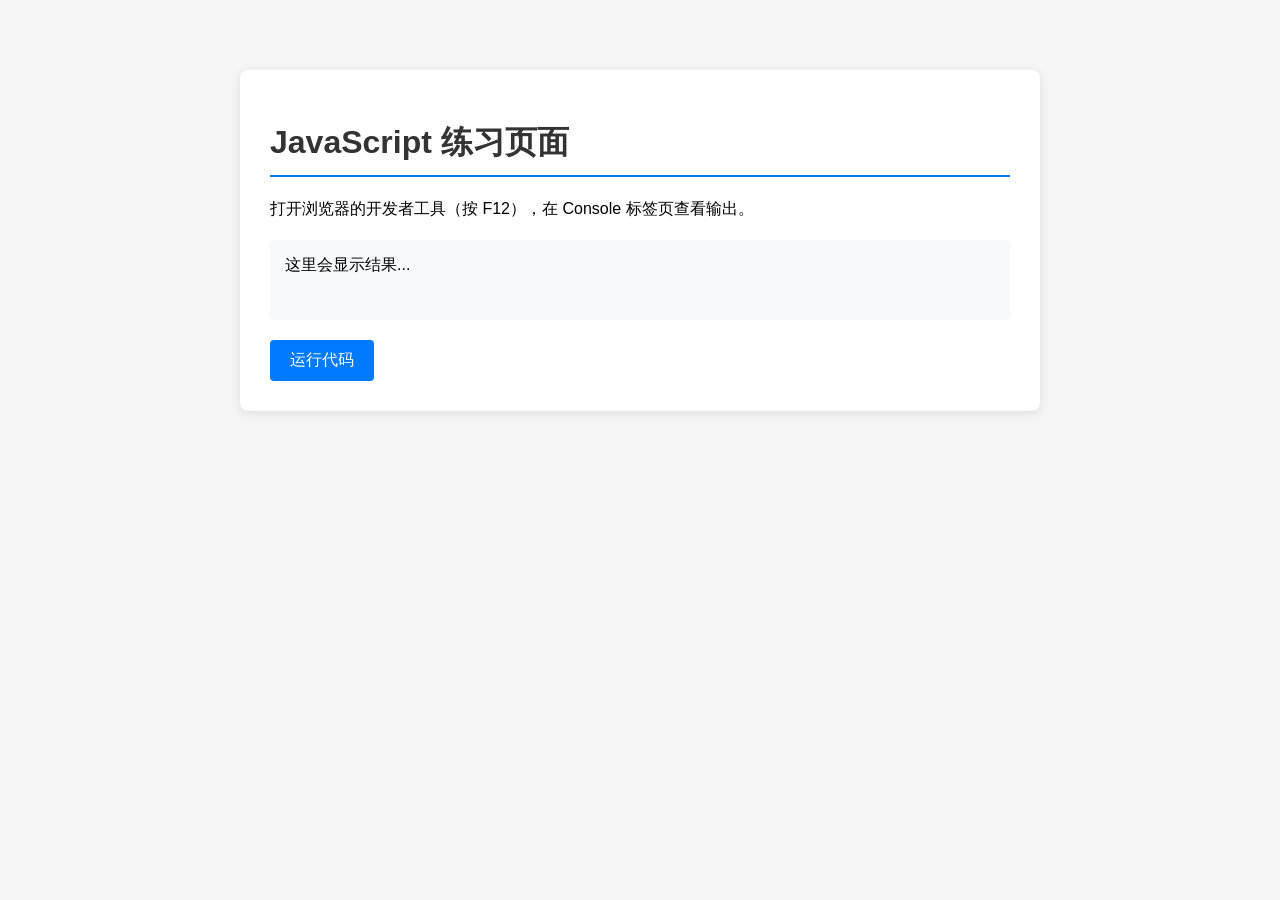
<file: javascript-learning/assets/html-template/index.html>
<!DOCTYPE html>
<html lang="zh-CN">
<head>
    <meta charset="UTF-8">
    <meta name="viewport" content="width=device-width, initial-scale=1.0">
    <title>JavaScript 练习</title>
    <style>
        body {
            font-family: Arial, sans-serif;
            max-width: 800px;
            margin: 50px auto;
            padding: 20px;
            background-color: #f5f5f5;
        }
        .container {
            background: white;
            padding: 30px;
            border-radius: 8px;
            box-shadow: 0 2px 10px rgba(0,0,0,0.1);
        }
        h1 {
            color: #333;
            border-bottom: 2px solid #007bff;
            padding-bottom: 10px;
        }
        .output {
            background: #f8f9fa;
            padding: 15px;
            border-radius: 4px;
            margin: 20px 0;
            min-height: 50px;
        }
        button {
            background: #007bff;
            color: white;
            border: none;
            padding: 10px 20px;
            border-radius: 4px;
            cursor: pointer;
            font-size: 16px;
        }
        button:hover {
            background: #0056b3;
        }
        input {
            padding: 10px;
            font-size: 16px;
            border: 1px solid #ddd;
            border-radius: 4px;
            margin-right: 10px;
        }
    </style>
</head>
<body>
    <div class="container">
        <h1>JavaScript 练习页面</h1>
        
        <p>打开浏览器的开发者工具（按 F12），在 Console 标签页查看输出。</p>
        
        <div class="output" id="result">
            这里会显示结果...
        </div>
        
        <button onclick="runMyCode()">运行代码</button>
    </div>

    <script>
        // 在这里编写你的 JavaScript 代码
        
        function runMyCode() {
            // 示例：修改页面上显示的内容
            let resultDiv = document.getElementById("result");
            
            // ========== 在这里写你的代码 ==========
            
            // 例如：
            let message = "Hello, JavaScript!";
            resultDiv.textContent = message;
            
            // 同时在控制台输出
            console.log(message);
            
            // =====================================
        }
    </script>
</body>
</html>
</file>
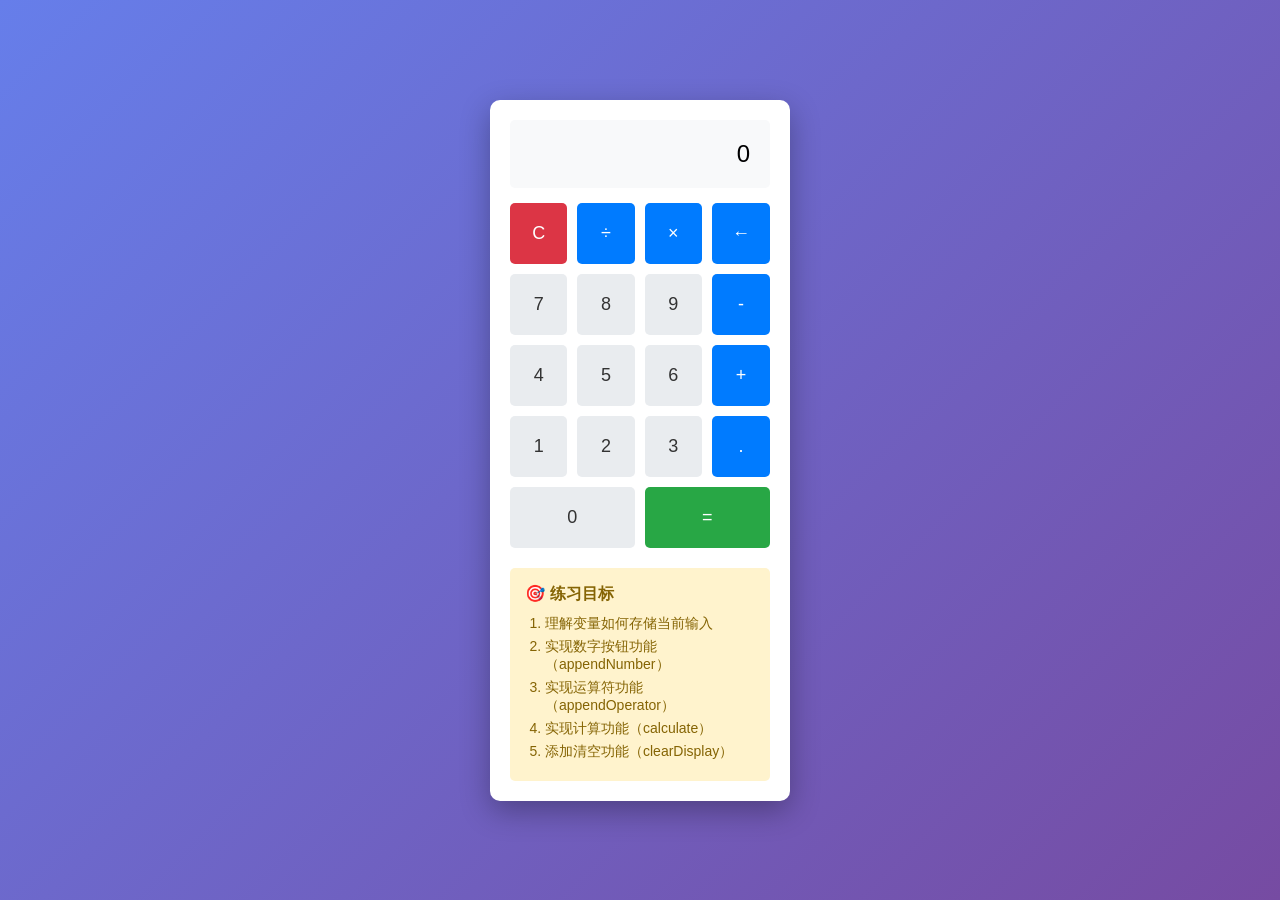
<file: javascript-learning/assets/mini-projects/calculator/index.html>
<!DOCTYPE html>
<html lang="zh-CN">
<head>
    <meta charset="UTF-8">
    <meta name="viewport" content="width=device-width, initial-scale=1.0">
    <title>简易计算器</title>
    <style>
        * {
            margin: 0;
            padding: 0;
            box-sizing: border-box;
        }
        body {
            font-family: Arial, sans-serif;
            display: flex;
            justify-content: center;
            align-items: center;
            min-height: 100vh;
            background: linear-gradient(135deg, #667eea 0%, #764ba2 100%);
        }
        .calculator {
            background: white;
            padding: 20px;
            border-radius: 10px;
            box-shadow: 0 10px 30px rgba(0,0,0,0.3);
            width: 300px;
        }
        .display {
            background: #f8f9fa;
            padding: 20px;
            text-align: right;
            font-size: 24px;
            border-radius: 5px;
            margin-bottom: 15px;
            min-height: 60px;
            word-wrap: break-word;
        }
        .buttons {
            display: grid;
            grid-template-columns: repeat(4, 1fr);
            gap: 10px;
        }
        button {
            padding: 20px;
            font-size: 18px;
            border: none;
            border-radius: 5px;
            cursor: pointer;
            transition: all 0.2s;
        }
        button:hover {
            transform: translateY(-2px);
        }
        .number {
            background: #e9ecef;
            color: #333;
        }
        .number:hover {
            background: #dee2e6;
        }
        .operator {
            background: #007bff;
            color: white;
        }
        .operator:hover {
            background: #0056b3;
        }
        .equals {
            background: #28a745;
            color: white;
            grid-column: span 2;
        }
        .equals:hover {
            background: #218838;
        }
        .clear {
            background: #dc3545;
            color: white;
        }
        .clear:hover {
            background: #c82333;
        }
        .instructions {
            margin-top: 20px;
            padding: 15px;
            background: #fff3cd;
            border-radius: 5px;
            font-size: 14px;
        }
        .instructions h3 {
            margin-bottom: 10px;
            color: #856404;
        }
        .instructions ol {
            margin-left: 20px;
            color: #856404;
        }
        .instructions li {
            margin: 5px 0;
        }
    </style>
</head>
<body>
    <div class="calculator">
        <div class="display" id="display">0</div>
        <div class="buttons">
            <!-- 第一行 -->
            <button class="clear" onclick="clearDisplay()">C</button>
            <button class="operator" onclick="appendOperator('/')">÷</button>
            <button class="operator" onclick="appendOperator('*')">×</button>
            <button class="operator" onclick="deleteLast()">←</button>
            
            <!-- 第二行 -->
            <button class="number" onclick="appendNumber('7')">7</button>
            <button class="number" onclick="appendNumber('8')">8</button>
            <button class="number" onclick="appendNumber('9')">9</button>
            <button class="operator" onclick="appendOperator('-')">-</button>
            
            <!-- 第三行 -->
            <button class="number" onclick="appendNumber('4')">4</button>
            <button class="number" onclick="appendNumber('5')">5</button>
            <button class="number" onclick="appendNumber('6')">6</button>
            <button class="operator" onclick="appendOperator('+')">+</button>
            
            <!-- 第四行 -->
            <button class="number" onclick="appendNumber('1')">1</button>
            <button class="number" onclick="appendNumber('2')">2</button>
            <button class="number" onclick="appendNumber('3')">3</button>
            <button class="operator" onclick="appendOperator('.')">.</button>
            
            <!-- 第五行 -->
            <button class="number" onclick="appendNumber('0')" style="grid-column: span 2;">0</button>
            <button class="equals" onclick="calculate()" style="grid-column: span 2;">=</button>
        </div>
        
        <div class="instructions">
            <h3>🎯 练习目标</h3>
            <ol>
                <li>理解变量如何存储当前输入</li>
                <li>实现数字按钮功能（appendNumber）</li>
                <li>实现运算符功能（appendOperator）</li>
                <li>实现计算功能（calculate）</li>
                <li>添加清空功能（clearDisplay）</li>
            </ol>
        </div>
    </div>

    <script>
        // ========== 在这里完成你的代码 ==========
        
        // 提示：需要以下变量来存储状态
        let currentInput = "0";      // 当前输入的内容
        let previousInput = "";      // 之前的输入
        let operator = null;         // 当前运算符
        let shouldResetDisplay = false;  // 是否需要重置显示
        
        // 获取显示元素
        let display = document.getElementById("display");
        
        // 功能 1：添加数字
        function appendNumber(num) {
            // 如果当前显示的是 0 或者需要重置显示，就替换掉
            if (currentInput === "0" || shouldResetDisplay) {
                currentInput = num;
                shouldResetDisplay = false;
            } else {
                // 否则追加数字
                currentInput += num;
            }
            
            updateDisplay();
        }
        
        // 功能 2：添加运算符
        function appendOperator(op) {
            // 如果已经有运算符等待计算，先计算之前的结果
            if (operator !== null && !shouldResetDisplay) {
                calculate();
            }
            
            // 保存当前状态和运算符
            previousInput = currentInput;
            operator = op;
            shouldResetDisplay = true;
        }
        
        // 功能 3：计算结果
        function calculate() {
            // 如果没有运算符或不满足计算条件，直接返回
            if (operator === null || previousInput === "") {
                return;
            }
            
            // 将字符串转换为数字
            let prev = parseFloat(previousInput);
            let current = parseFloat(currentInput);
            let result;
            
            // 根据运算符执行计算
            switch (operator) {
                case '+':
                    result = prev + current;
                    break;
                case '-':
                    result = prev - current;
                    break;
                case '*':
                    result = prev * current;
                    break;
                case '/':
                    if (current === 0) {
                        alert("不能除以0！");
                        return;
                    }
                    result = prev / current;
                    break;
                default:
                    return;
            }
            
            // 显示结果
            currentInput = result.toString();
            operator = null;
            previousInput = "";
            shouldResetDisplay = true;
            
            updateDisplay();
        }
        
        // 功能 4：清空显示
        function clearDisplay() {
            currentInput = "0";
            previousInput = "";
            operator = null;
            shouldResetDisplay = false;
            updateDisplay();
        }
        
        // 功能 5：删除最后一个字符
        function deleteLast() {
            if (currentInput.length > 1) {
                currentInput = currentInput.slice(0, -1);
            } else {
                currentInput = "0";
            }
            updateDisplay();
        }
        
        // 更新显示
        function updateDisplay() {
            display.textContent = currentInput;
        }
        
        // =========================================
    </script>
</body>
</html>
</file>
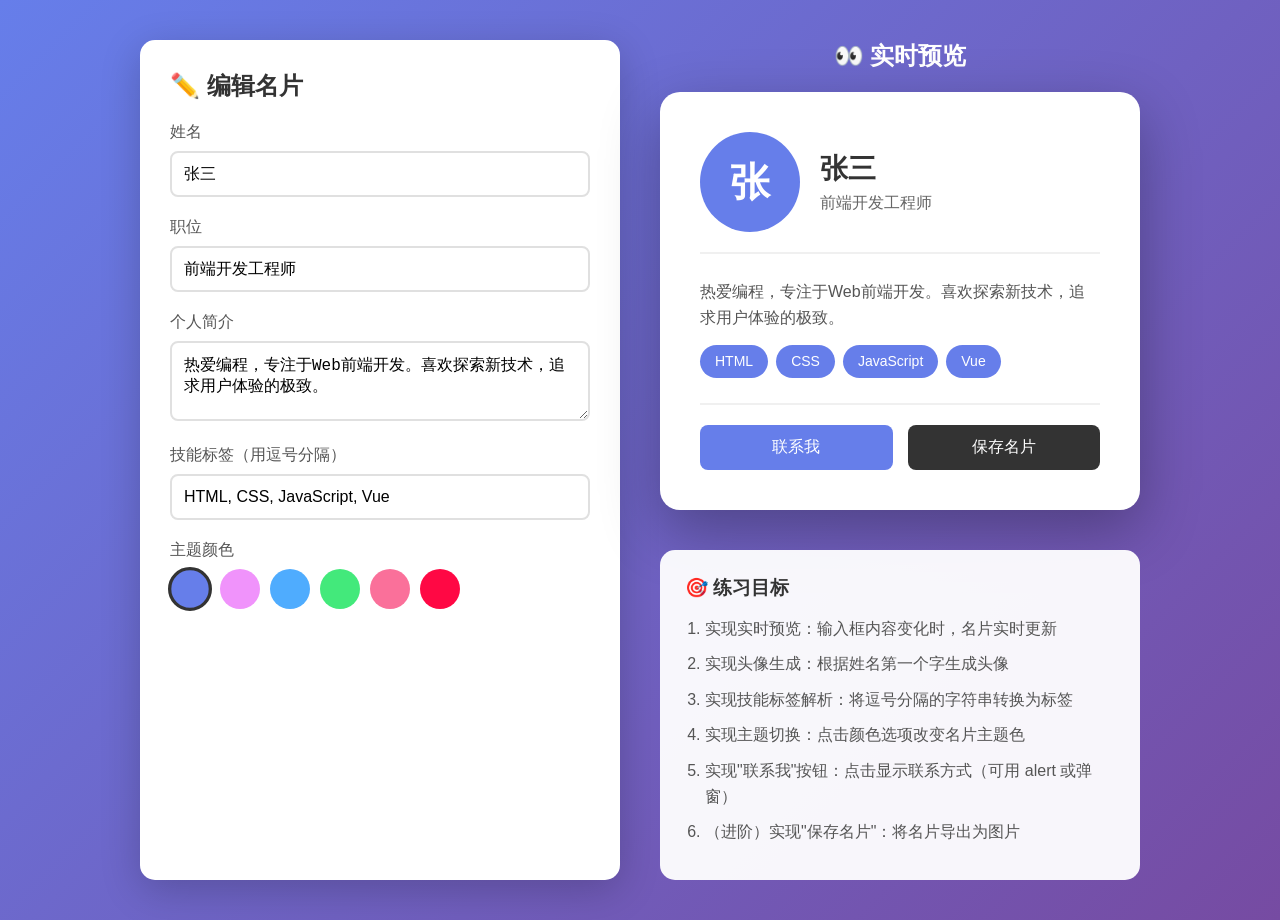
<file: javascript-learning/assets/mini-projects/interactive-page/index.html>
<!DOCTYPE html>
<html lang="zh-CN">
<head>
    <meta charset="UTF-8">
    <meta name="viewport" content="width=device-width, initial-scale=1.0">
    <title>交互式网页 - 个人名片生成器</title>
    <style>
        * {
            margin: 0;
            padding: 0;
            box-sizing: border-box;
        }
        body {
            font-family: 'Segoe UI', Tahoma, Geneva, Verdana, sans-serif;
            background: linear-gradient(135deg, #667eea 0%, #764ba2 100%);
            min-height: 100vh;
            padding: 40px 20px;
        }
        .container {
            max-width: 1000px;
            margin: 0 auto;
            display: grid;
            grid-template-columns: 1fr 1fr;
            gap: 40px;
        }
        @media (max-width: 768px) {
            .container {
                grid-template-columns: 1fr;
            }
        }
        
        /* 编辑区域 */
        .editor {
            background: white;
            padding: 30px;
            border-radius: 15px;
            box-shadow: 0 10px 40px rgba(0,0,0,0.2);
        }
        .editor h2 {
            margin-bottom: 20px;
            color: #333;
            font-size: 24px;
        }
        .form-group {
            margin-bottom: 20px;
        }
        .form-group label {
            display: block;
            margin-bottom: 8px;
            color: #555;
            font-weight: 500;
        }
        .form-group input,
        .form-group textarea,
        .form-group select {
            width: 100%;
            padding: 12px;
            border: 2px solid #e0e0e0;
            border-radius: 8px;
            font-size: 16px;
            transition: border-color 0.3s;
        }
        .form-group input:focus,
        .form-group textarea:focus {
            outline: none;
            border-color: #667eea;
        }
        .form-group textarea {
            resize: vertical;
            min-height: 80px;
        }
        .color-picker {
            display: flex;
            gap: 10px;
            flex-wrap: wrap;
        }
        .color-option {
            width: 40px;
            height: 40px;
            border-radius: 50%;
            cursor: pointer;
            border: 3px solid transparent;
            transition: all 0.3s;
        }
        .color-option:hover,
        .color-option.active {
            border-color: #333;
            transform: scale(1.1);
        }
        
        /* 预览区域 */
        .preview {
            display: flex;
            flex-direction: column;
            gap: 20px;
        }
        .preview h2 {
            color: white;
            font-size: 24px;
            text-align: center;
        }
        .card {
            background: white;
            border-radius: 20px;
            padding: 40px;
            box-shadow: 0 20px 60px rgba(0,0,0,0.3);
            transition: all 0.3s;
        }
        .card-header {
            display: flex;
            align-items: center;
            gap: 20px;
            margin-bottom: 25px;
            padding-bottom: 20px;
            border-bottom: 2px solid #f0f0f0;
        }
        .avatar {
            width: 100px;
            height: 100px;
            border-radius: 50%;
            display: flex;
            align-items: center;
            justify-content: center;
            font-size: 40px;
            font-weight: bold;
            color: white;
            background: #667eea;
        }
        .card-title h3 {
            font-size: 28px;
            color: #333;
            margin-bottom: 5px;
        }
        .card-title p {
            color: #666;
            font-size: 16px;
        }
        .card-body {
            color: #555;
            line-height: 1.6;
        }
        .card-body p {
            margin-bottom: 10px;
        }
        .skills {
            display: flex;
            flex-wrap: wrap;
            gap: 8px;
            margin-top: 15px;
        }
        .skill-tag {
            padding: 5px 15px;
            border-radius: 20px;
            font-size: 14px;
            color: white;
            background: #667eea;
        }
        .card-footer {
            margin-top: 25px;
            padding-top: 20px;
            border-top: 2px solid #f0f0f0;
            display: flex;
            gap: 15px;
        }
        .contact-btn {
            flex: 1;
            padding: 12px;
            border: none;
            border-radius: 8px;
            font-size: 16px;
            cursor: pointer;
            transition: all 0.3s;
            color: white;
            background: #667eea;
        }
        .contact-btn:hover {
            opacity: 0.9;
            transform: translateY(-2px);
        }
        
        /* 说明区域 */
        .instructions {
            background: rgba(255,255,255,0.95);
            padding: 25px;
            border-radius: 15px;
            margin-top: 20px;
        }
        .instructions h3 {
            margin-bottom: 15px;
            color: #333;
        }
        .instructions ol {
            margin-left: 20px;
            color: #555;
        }
        .instructions li {
            margin: 10px 0;
            line-height: 1.6;
        }
    </style>
</head>
<body>
    <div class="container">
        <!-- 左侧：编辑区 -->
        <div class="editor">
            <h2>✏️ 编辑名片</h2>
            
            <div class="form-group">
                <label>姓名</label>
                <input type="text" id="nameInput" placeholder="输入姓名" value="张三">
            </div>
            
            <div class="form-group">
                <label>职位</label>
                <input type="text" id="titleInput" placeholder="输入职位" value="前端开发工程师">
            </div>
            
            <div class="form-group">
                <label>个人简介</label>
                <textarea id="bioInput" placeholder="输入个人简介">热爱编程，专注于Web前端开发。喜欢探索新技术，追求用户体验的极致。</textarea>
            </div>
            
            <div class="form-group">
                <label>技能标签（用逗号分隔）</label>
                <input type="text" id="skillsInput" placeholder="例如：HTML, CSS, JavaScript" value="HTML, CSS, JavaScript, Vue">
            </div>
            
            <div class="form-group">
                <label>主题颜色</label>
                <div class="color-picker">
                    <div class="color-option active" style="background: #667eea" data-color="#667eea" onclick="setTheme(this)"></div>
                    <div class="color-option" style="background: #f093fb" data-color="#f093fb" onclick="setTheme(this)"></div>
                    <div class="color-option" style="background: #4facfe" data-color="#4facfe" onclick="setTheme(this)"></div>
                    <div class="color-option" style="background: #43e97b" data-color="#43e97b" onclick="setTheme(this)"></div>
                    <div class="color-option" style="background: #fa709a" data-color="#fa709a" onclick="setTheme(this)"></div>
                    <div class="color-option" style="background: #ff0844" data-color="#ff0844" onclick="setTheme(this)"></div>
                </div>
            </div>
        </div>
        
        <!-- 右侧：预览区 -->
        <div class="preview">
            <h2>👀 实时预览</h2>
            
            <div class="card" id="card">
                <div class="card-header">
                    <div class="avatar" id="avatar">张</div>
                    <div class="card-title">
                        <h3 id="cardName">张三</h3>
                        <p id="cardTitle">前端开发工程师</p>
                    </div>
                </div>
                
                <div class="card-body">
                    <p id="cardBio">热爱编程，专注于Web前端开发。喜欢探索新技术，追求用户体验的极致。</p>
                    <div class="skills" id="cardSkills">
                        <span class="skill-tag">HTML</span>
                        <span class="skill-tag">CSS</span>
                        <span class="skill-tag">JavaScript</span>
                        <span class="skill-tag">Vue</span>
                    </div>
                </div>
                
                <div class="card-footer">
                    <button class="contact-btn" onclick="showContact()">联系我</button>
                    <button class="contact-btn" style="background: #333" onclick="downloadCard()">保存名片</button>
                </div>
            </div>
            
            <div class="instructions">
                <h3>🎯 练习目标</h3>
                <ol>
                    <li>实现实时预览：输入框内容变化时，名片实时更新</li>
                    <li>实现头像生成：根据姓名第一个字生成头像</li>
                    <li>实现技能标签解析：将逗号分隔的字符串转换为标签</li>
                    <li>实现主题切换：点击颜色选项改变名片主题色</li>
                    <li>实现"联系我"按钮：点击显示联系方式（可用 alert 或弹窗）</li>
                    <li>（进阶）实现"保存名片"：将名片导出为图片</li>
                </ol>
            </div>
        </div>
    </div>

    <script>
        // ========== 在这里完成你的代码 ==========
        
        // 当前主题色
        let currentTheme = '#667eea';
        
        // 获取 DOM 元素
        let nameInput = document.getElementById("nameInput");
        let titleInput = document.getElementById("titleInput");
        let bioInput = document.getElementById("bioInput");
        let skillsInput = document.getElementById("skillsInput");
        
        let cardName = document.getElementById("cardName");
        let cardTitle = document.getElementById("cardTitle");
        let cardBio = document.getElementById("cardBio");
        let cardSkills = document.getElementById("cardSkills");
        let avatar = document.getElementById("avatar");
        
        // 页面加载完成后初始化
        document.addEventListener("DOMContentLoaded", function() {
            // 绑定输入事件，实现实时预览
            nameInput.addEventListener("input", updateCard);
            titleInput.addEventListener("input", updateCard);
            bioInput.addEventListener("input", updateCard);
            skillsInput.addEventListener("input", updateCard);
            
            // 初始化卡片
            updateCard();
        });
        
        // 功能 1：更新名片内容
        function updateCard() {
            // 获取输入值
            let name = nameInput.value.trim() || "姓名";
            let title = titleInput.value.trim() || "职位";
            let bio = bioInput.value.trim() || "个人简介";
            let skillsText = skillsInput.value.trim();
            
            // 更新名片显示
            cardName.textContent = name;
            cardTitle.textContent = title;
            cardBio.textContent = bio;
            
            // 更新头像（取名字的第一个字）
            avatar.textContent = name.charAt(0);
            
            // 解析并更新技能标签
            updateSkills(skillsText);
        }
        
        // 功能 2：更新技能标签
        function updateSkills(skillsText) {
            // 清空现有标签
            cardSkills.innerHTML = "";
            
            if (skillsText === "") {
                return;
            }
            
            // 按逗号分割技能字符串
            let skills = skillsText.split(",");
            
            // 为每个技能创建标签
            skills.forEach(function(skill) {
                skill = skill.trim();
                if (skill !== "") {
                    let tag = document.createElement("span");
                    tag.className = "skill-tag";
                    tag.textContent = skill;
                    cardSkills.appendChild(tag);
                }
            });
        }
        
        // 功能 3：设置主题颜色
        function setTheme(element) {
            // 获取颜色值
            currentTheme = element.getAttribute("data-color");
            
            // 更新颜色选择器的选中状态
            let colorOptions = document.querySelectorAll(".color-option");
            colorOptions.forEach(function(option) {
                option.classList.remove("active");
            });
            element.classList.add("active");
            
            // 应用主题色到名片
            applyTheme(currentTheme);
        }
        
        // 应用主题色
        function applyTheme(color) {
            // 更新头像背景色
            avatar.style.backgroundColor = color;
            
            // 更新技能标签背景色
            let skillTags = document.querySelectorAll(".skill-tag");
            skillTags.forEach(function(tag) {
                tag.style.backgroundColor = color;
            });
            
            // 更新按钮背景色
            let contactBtns = document.querySelectorAll(".contact-btn");
            contactBtns[0].style.backgroundColor = color;  // "联系我"按钮
        }
        
        // 功能 4：显示联系方式
        function showContact() {
            let name = nameInput.value.trim() || "我";
            alert(`你好！我是${name}。\n\n📧 邮箱: example@email.com\n📱 电话: 138-xxxx-xxxx\n\n期待与你的合作！`);
        }
        
        // 功能 5：保存名片（简化版）
        function downloadCard() {
            // 提示用户
            alert("保存功能提示：\n\n在实际项目中，可以使用 html2canvas 库将 DOM 元素转换为图片下载。\n\n学习资源：搜索 'html2canvas 使用教程'");
            
            // 实际实现代码（需要引入 html2canvas 库）：
            /*
            html2canvas(document.getElementById("card")).then(canvas => {
                let link = document.createElement("a");
                link.download = "我的名片.png";
                link.href = canvas.toDataURL();
                link.click();
            });
            */
        }
        
        // 监听技能输入，确保新添加的技能标签也有正确的颜色
        skillsInput.addEventListener("input", function() {
            applyTheme(currentTheme);
        });
        
        // =========================================
    </script>
</body>
</html>
</file>
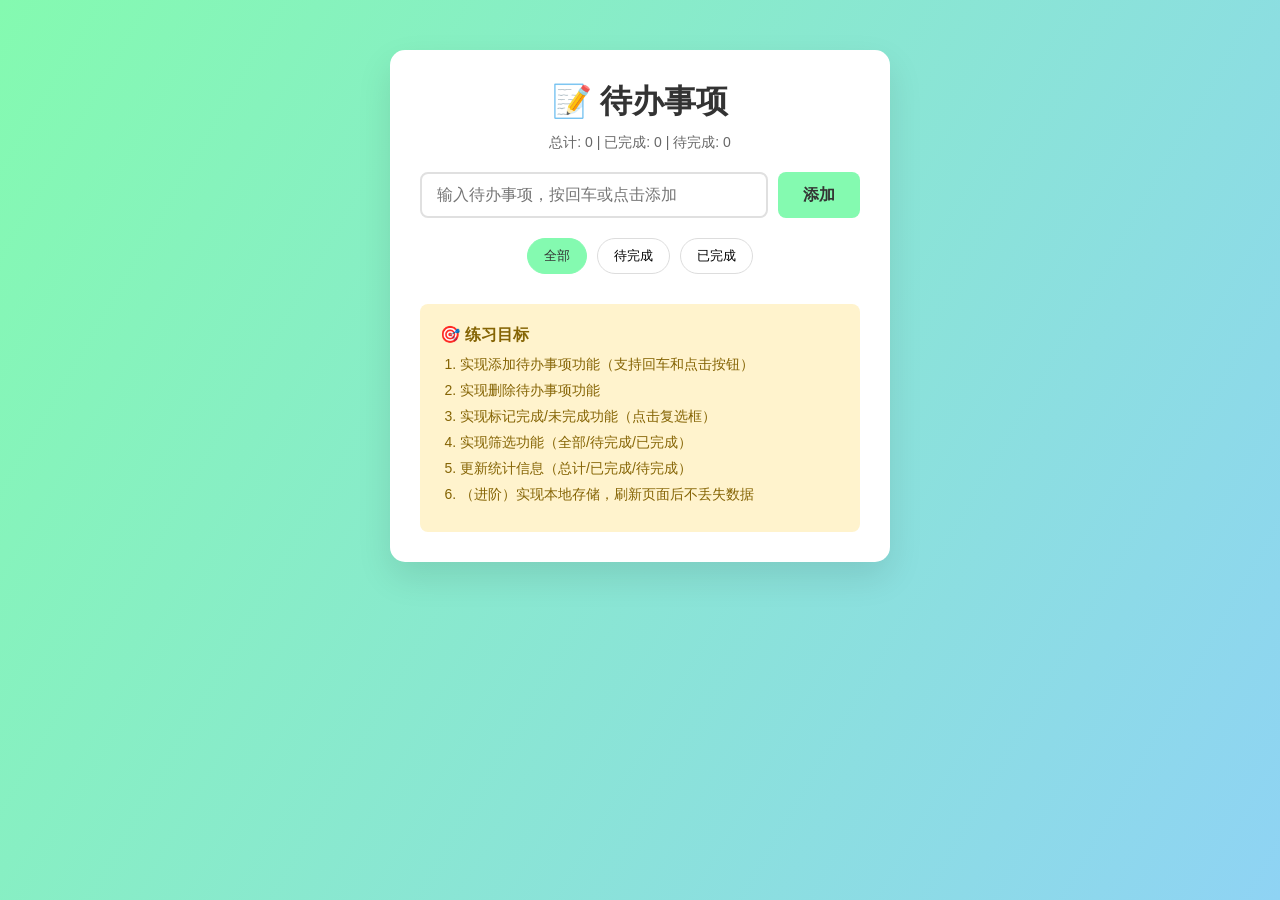
<file: javascript-learning/assets/mini-projects/todo-list/index.html>
<!DOCTYPE html>
<html lang="zh-CN">
<head>
    <meta charset="UTF-8">
    <meta name="viewport" content="width=device-width, initial-scale=1.0">
    <title>待办事项列表</title>
    <style>
        * {
            margin: 0;
            padding: 0;
            box-sizing: border-box;
        }
        body {
            font-family: 'Segoe UI', Tahoma, Geneva, Verdana, sans-serif;
            background: linear-gradient(120deg, #84fab0 0%, #8fd3f4 100%);
            min-height: 100vh;
            padding: 50px 20px;
        }
        .container {
            max-width: 500px;
            margin: 0 auto;
            background: white;
            border-radius: 15px;
            padding: 30px;
            box-shadow: 0 15px 35px rgba(0,0,0,0.1);
        }
        h1 {
            text-align: center;
            color: #333;
            margin-bottom: 10px;
        }
        .stats {
            text-align: center;
            color: #666;
            margin-bottom: 20px;
            font-size: 14px;
        }
        .input-area {
            display: flex;
            gap: 10px;
            margin-bottom: 20px;
        }
        #todoInput {
            flex: 1;
            padding: 12px 15px;
            border: 2px solid #e0e0e0;
            border-radius: 8px;
            font-size: 16px;
            transition: border-color 0.3s;
        }
        #todoInput:focus {
            outline: none;
            border-color: #84fab0;
        }
        #addBtn {
            padding: 12px 25px;
            background: #84fab0;
            color: #333;
            border: none;
            border-radius: 8px;
            font-size: 16px;
            cursor: pointer;
            transition: all 0.3s;
            font-weight: bold;
        }
        #addBtn:hover {
            background: #5ce1a9;
            transform: translateY(-2px);
        }
        .filter-buttons {
            display: flex;
            justify-content: center;
            gap: 10px;
            margin-bottom: 20px;
        }
        .filter-btn {
            padding: 8px 16px;
            border: 1px solid #ddd;
            background: white;
            border-radius: 20px;
            cursor: pointer;
            transition: all 0.3s;
        }
        .filter-btn.active {
            background: #84fab0;
            border-color: #84fab0;
            color: #333;
        }
        #todoList {
            list-style: none;
        }
        .todo-item {
            display: flex;
            align-items: center;
            padding: 15px;
            background: #f8f9fa;
            border-radius: 8px;
            margin-bottom: 10px;
            transition: all 0.3s;
        }
        .todo-item:hover {
            transform: translateX(5px);
            box-shadow: 0 2px 8px rgba(0,0,0,0.1);
        }
        .todo-item.completed {
            opacity: 0.6;
        }
        .todo-item.completed .todo-text {
            text-decoration: line-through;
            color: #999;
        }
        .checkbox {
            width: 20px;
            height: 20px;
            margin-right: 15px;
            cursor: pointer;
        }
        .todo-text {
            flex: 1;
            font-size: 16px;
            color: #333;
        }
        .delete-btn {
            background: #ff6b6b;
            color: white;
            border: none;
            padding: 6px 12px;
            border-radius: 5px;
            cursor: pointer;
            font-size: 14px;
            transition: all 0.3s;
        }
        .delete-btn:hover {
            background: #ee5a5a;
        }
        .empty-state {
            text-align: center;
            padding: 40px;
            color: #999;
        }
        .instructions {
            margin-top: 30px;
            padding: 20px;
            background: #fff3cd;
            border-radius: 8px;
            font-size: 14px;
        }
        .instructions h3 {
            margin-bottom: 10px;
            color: #856404;
        }
        .instructions ol {
            margin-left: 20px;
            color: #856404;
        }
        .instructions li {
            margin: 8px 0;
        }
    </style>
</head>
<body>
    <div class="container">
        <h1>📝 待办事项</h1>
        <p class="stats">
            总计: <span id="totalCount">0</span> | 
            已完成: <span id="completedCount">0</span> | 
            待完成: <span id="pendingCount">0</span>
        </p>
        
        <div class="input-area">
            <input type="text" id="todoInput" placeholder="输入待办事项，按回车或点击添加">
            <button id="addBtn">添加</button>
        </div>
        
        <div class="filter-buttons">
            <button class="filter-btn active" onclick="setFilter('all')">全部</button>
            <button class="filter-btn" onclick="setFilter('active')">待完成</button>
            <button class="filter-btn" onclick="setFilter('completed')">已完成</button>
        </div>
        
        <ul id="todoList">
            <!-- 待办事项会动态添加到这里 -->
        </ul>
        
        <div class="instructions">
            <h3>🎯 练习目标</h3>
            <ol>
                <li>实现添加待办事项功能（支持回车和点击按钮）</li>
                <li>实现删除待办事项功能</li>
                <li>实现标记完成/未完成功能（点击复选框）</li>
                <li>实现筛选功能（全部/待完成/已完成）</li>
                <li>更新统计信息（总计/已完成/待完成）</li>
                <li>（进阶）实现本地存储，刷新页面后不丢失数据</li>
            </ol>
        </div>
    </div>

    <script>
        // ========== 在这里完成你的代码 ==========
        
        // 提示：需要以下变量和数据结构
        let todos = [];              // 存储所有待办事项
        let currentFilter = 'all';   // 当前筛选状态
        
        // 获取 DOM 元素
        let todoInput = document.getElementById("todoInput");
        let addBtn = document.getElementById("addBtn");
        let todoList = document.getElementById("todoList");
        let totalCount = document.getElementById("totalCount");
        let completedCount = document.getElementById("completedCount");
        let pendingCount = document.getElementById("pendingCount");
        
        // 页面加载完成后初始化
        document.addEventListener("DOMContentLoaded", function() {
            // 绑定添加按钮事件
            addBtn.addEventListener("click", addTodo);
            
            // 绑定回车键事件
            todoInput.addEventListener("keypress", function(e) {
                if (e.key === "Enter") {
                    addTodo();
                }
            });
        });
        
        // 功能 1：添加待办事项
        function addTodo() {
            let text = todoInput.value.trim();
            
            // 验证输入不为空
            if (text === "") {
                alert("请输入待办事项！");
                return;
            }
            
            // 创建待办事项对象
            let todo = {
                id: Date.now(),      // 使用时间戳作为唯一 ID
                text: text,
                completed: false     // 初始状态为未完成
            };
            
            // 添加到数组
            todos.push(todo);
            
            // 清空输入框
            todoInput.value = "";
            
            // 重新渲染列表
            renderTodos();
        }
        
        // 功能 2：删除待办事项
        function deleteTodo(id) {
            // 找到并删除指定 id 的待办事项
            todos = todos.filter(function(todo) {
                return todo.id !== id;
            });
            
            renderTodos();
        }
        
        // 功能 3：切换完成状态
        function toggleTodo(id) {
            // 找到对应的待办事项并切换状态
            todos = todos.map(function(todo) {
                if (todo.id === id) {
                    return {
                        ...todo,
                        completed: !todo.completed
                    };
                }
                return todo;
            });
            
            renderTodos();
        }
        
        // 功能 4：设置筛选条件
        function setFilter(filter) {
            currentFilter = filter;
            
            // 更新按钮样式
            let buttons = document.querySelectorAll('.filter-btn');
            buttons.forEach(function(btn) {
                btn.classList.remove('active');
            });
            event.target.classList.add('active');
            
            renderTodos();
        }
        
        // 功能 5：渲染待办列表
        function renderTodos() {
            // 根据筛选条件过滤待办事项
            let filteredTodos = todos;
            
            if (currentFilter === 'active') {
                filteredTodos = todos.filter(function(todo) {
                    return !todo.completed;
                });
            } else if (currentFilter === 'completed') {
                filteredTodos = todos.filter(function(todo) {
                    return todo.completed;
                });
            }
            
            // 清空列表
            todoList.innerHTML = "";
            
            // 如果没有待办事项，显示空状态
            if (filteredTodos.length === 0) {
                todoList.innerHTML = '<li class="empty-state">暂无待办事项</li>';
            } else {
                // 遍历并创建列表项
                filteredTodos.forEach(function(todo) {
                    let li = document.createElement("li");
                    li.className = "todo-item" + (todo.completed ? " completed" : "");
                    
                    li.innerHTML = `
                        <input type="checkbox" class="checkbox" 
                            ${todo.completed ? 'checked' : ''} 
                            onchange="toggleTodo(${todo.id})">
                        <span class="todo-text">${todo.text}</span>
                        <button class="delete-btn" onclick="deleteTodo(${todo.id})">删除</button>
                    `;
                    
                    todoList.appendChild(li);
                });
            }
            
            // 更新统计
            updateStats();
        }
        
        // 功能 6：更新统计信息
        function updateStats() {
            let total = todos.length;
            let completed = todos.filter(function(todo) {
                return todo.completed;
            }).length;
            let pending = total - completed;
            
            totalCount.textContent = total;
            completedCount.textContent = completed;
            pendingCount.textContent = pending;
        }
        
        // =========================================
    </script>
</body>
</html>
</file>
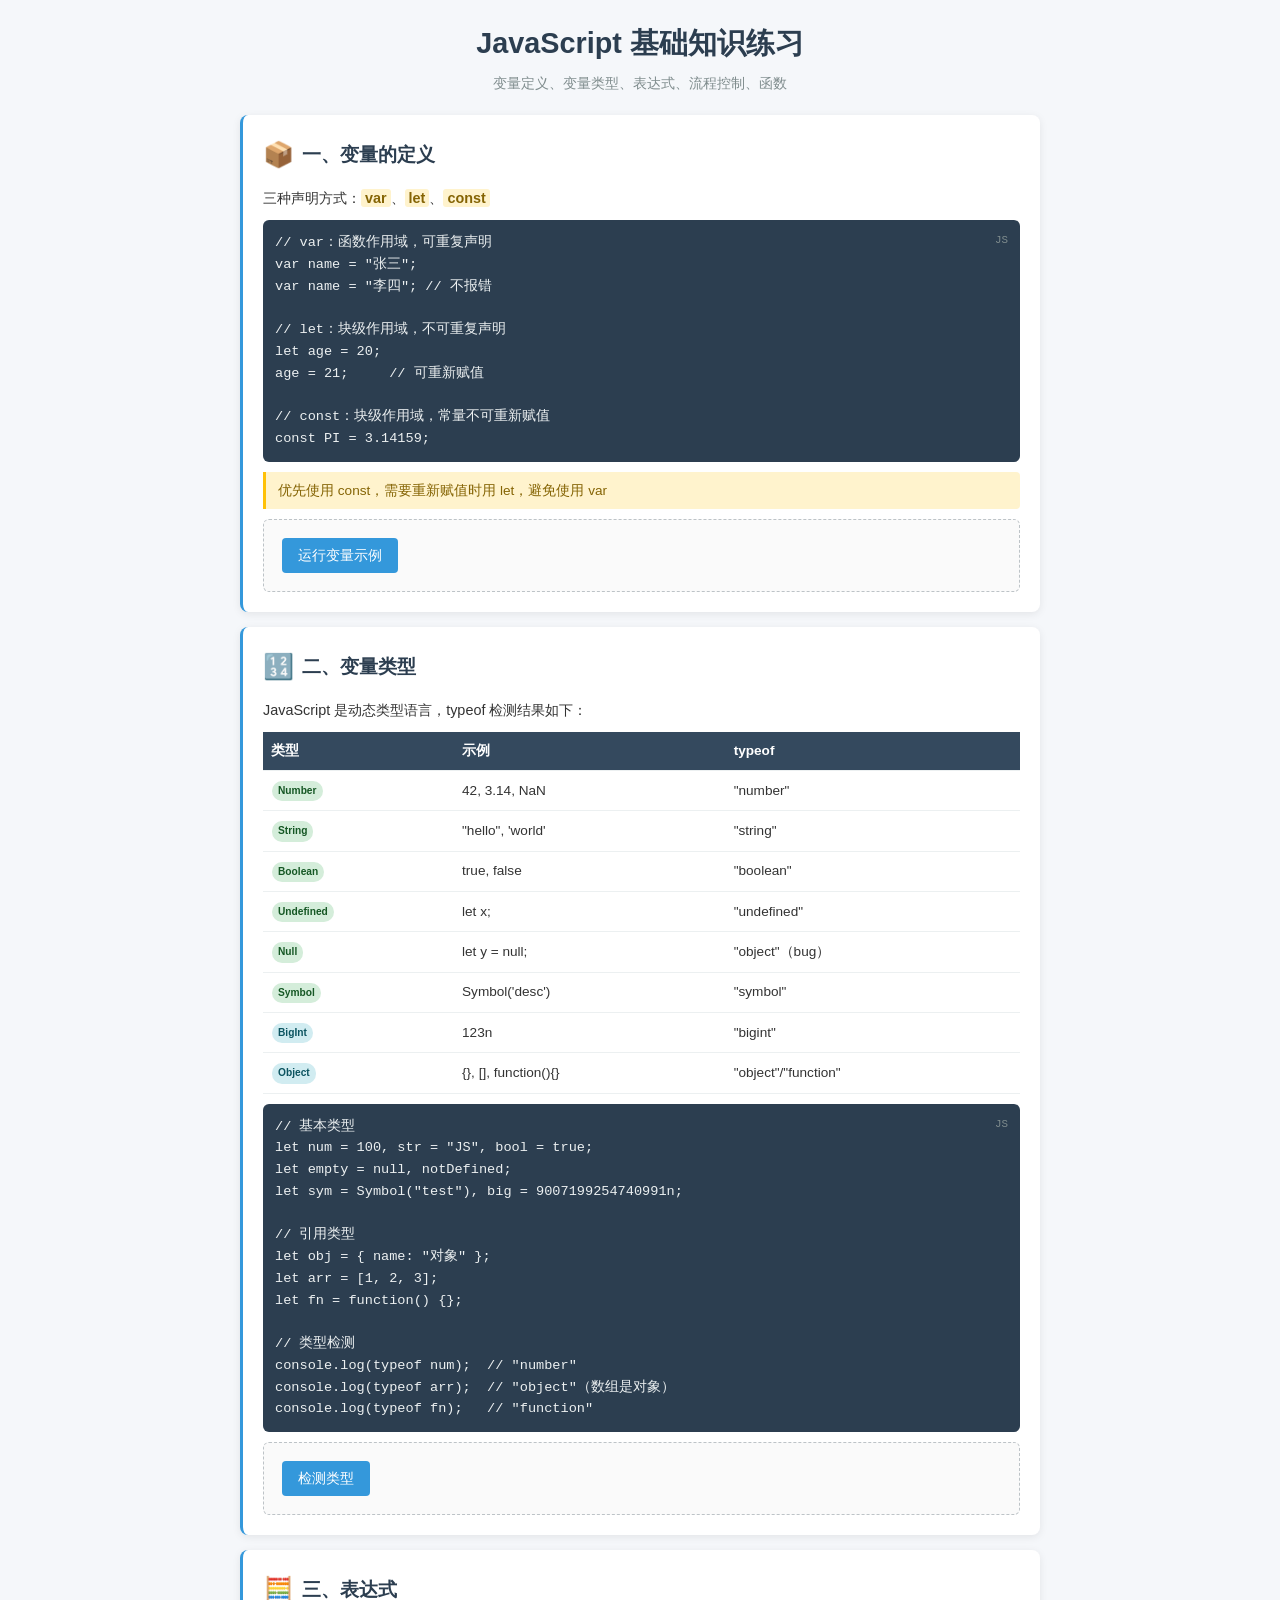
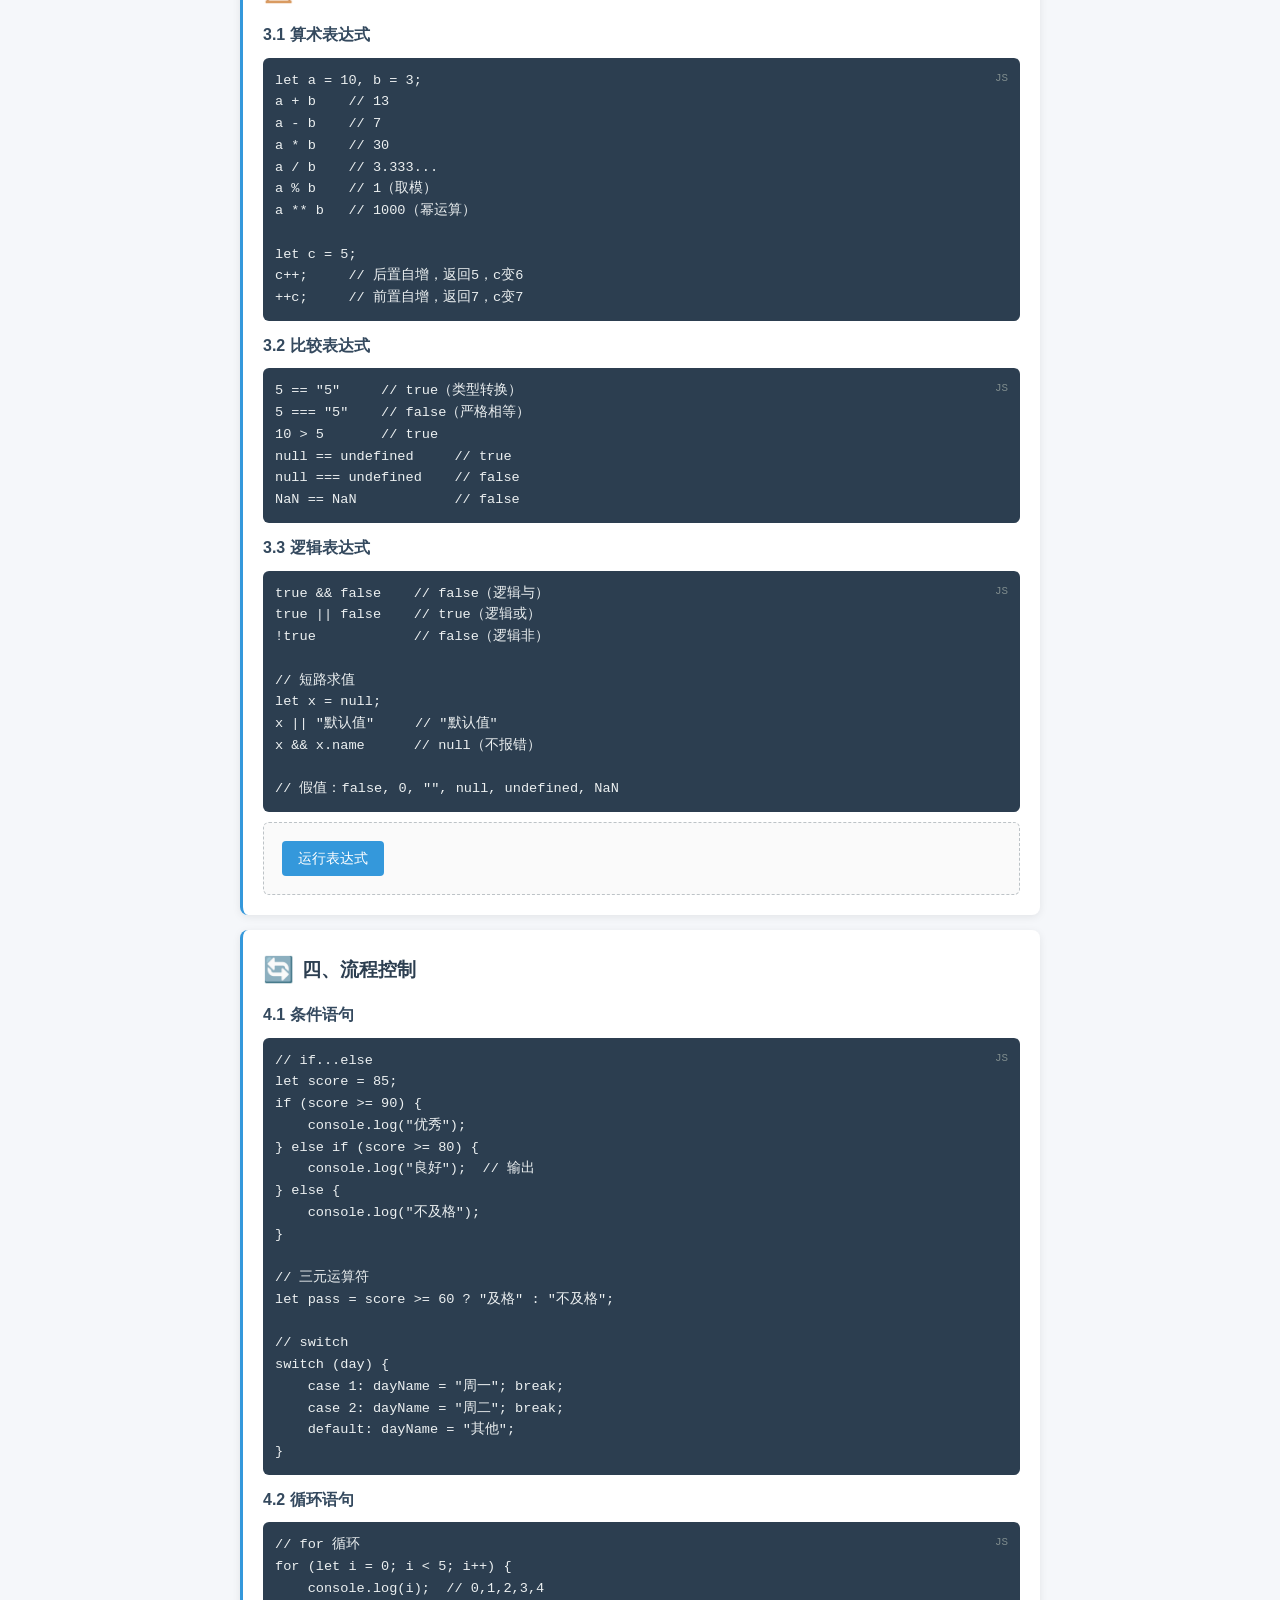
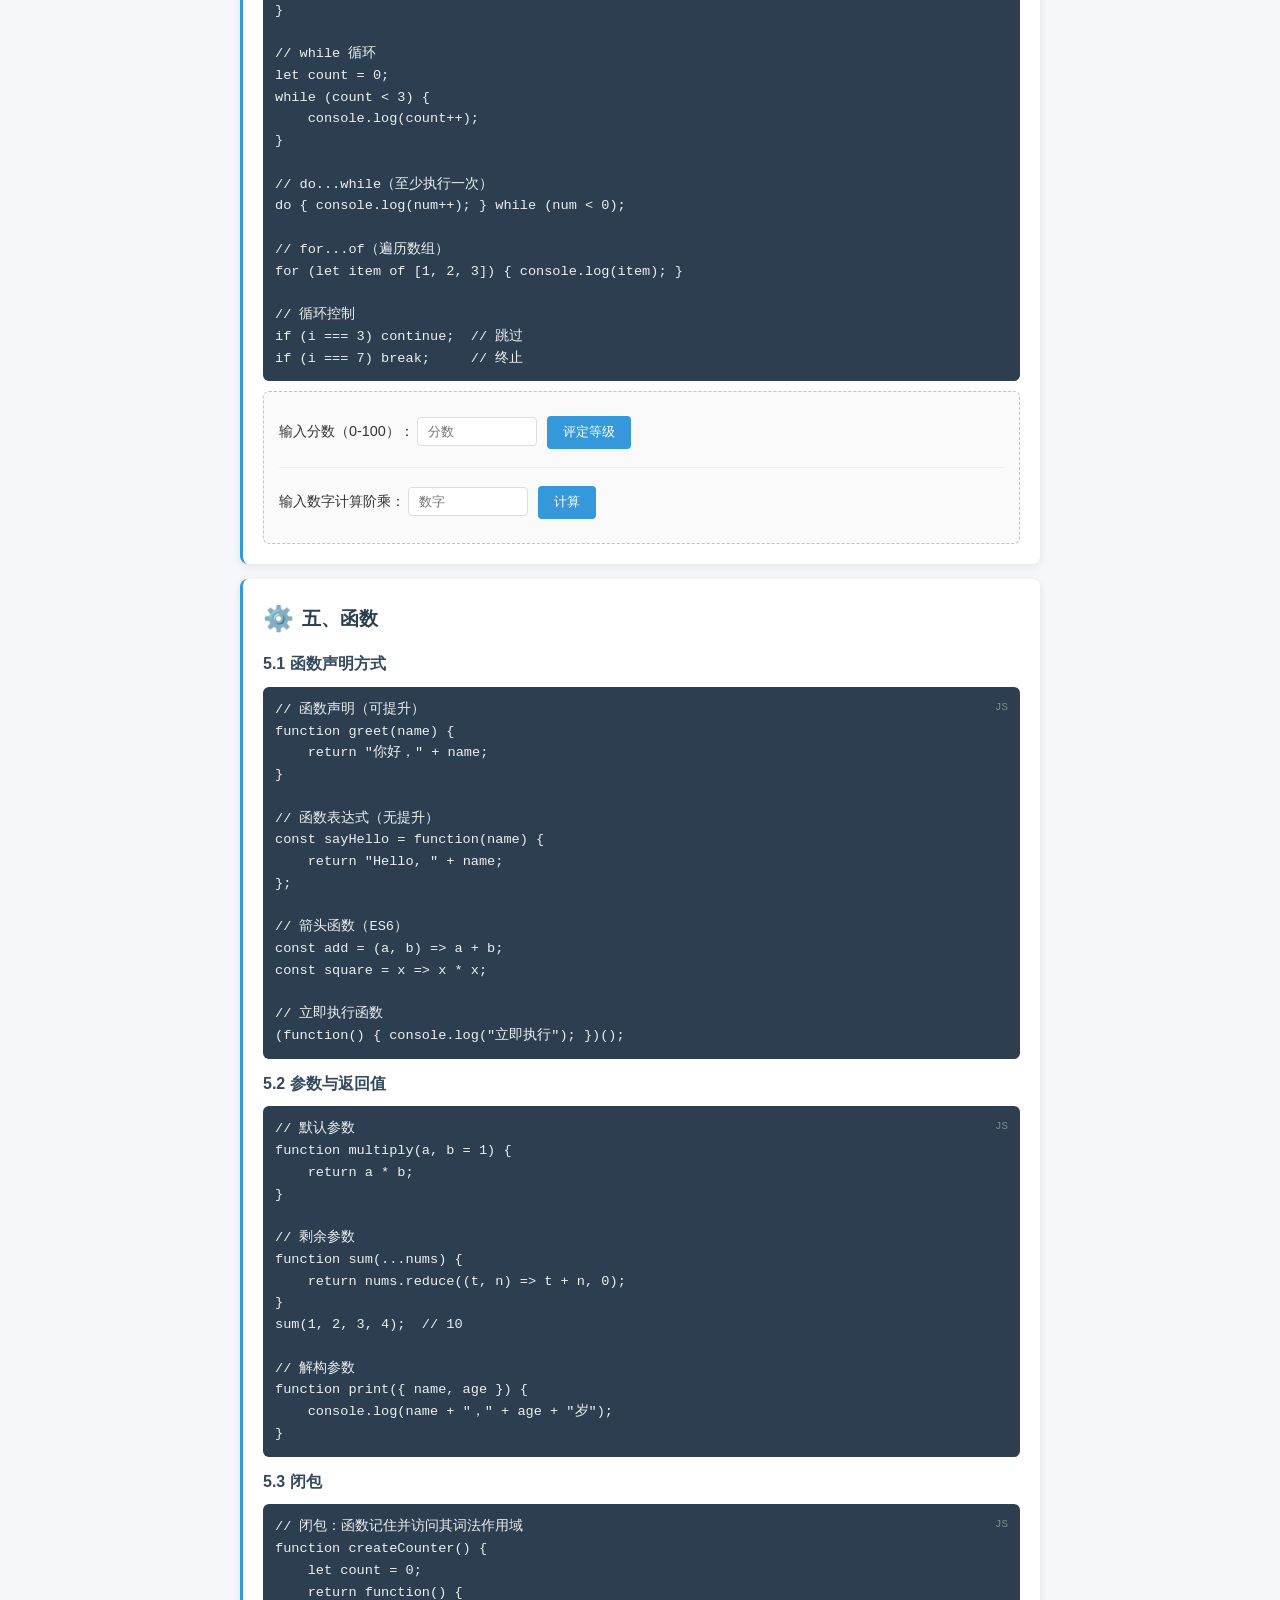
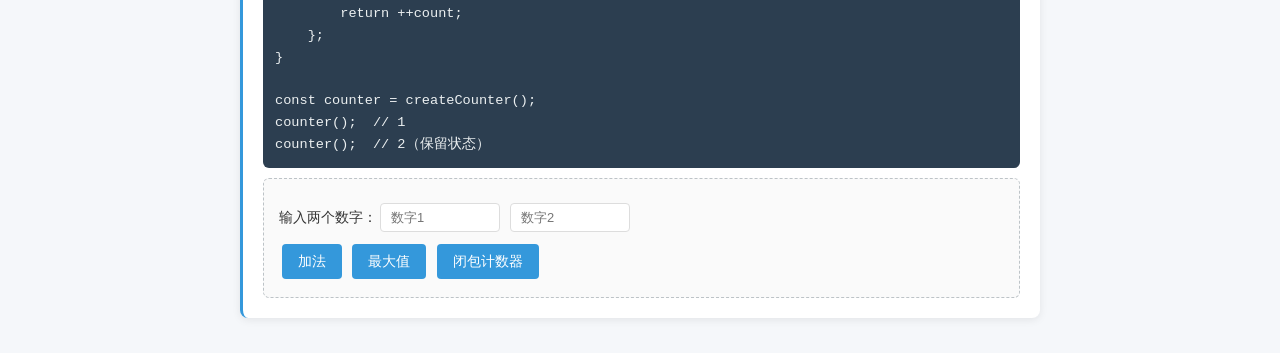
<file: 练习-js.html>
<!DOCTYPE html>
<html lang="zh-CN">
<head>
    <meta charset="UTF-8">
    <meta name="viewport" content="width=device-width, initial-scale=1.0">
    <title>JavaScript 基础知识练习</title>
    <style>
        * { margin: 0; padding: 0; box-sizing: border-box; }
        
        body {
            font-family: 'Microsoft YaHei', 'Segoe UI', sans-serif;
            background: #f5f7fa;
            padding: 20px;
            color: #333;
            line-height: 1.6;
        }
        
        .container {
            max-width: 800px;
            margin: 0 auto;
        }
        
        h1 {
            text-align: center;
            color: #2c3e50;
            margin-bottom: 5px;
            font-size: 1.8em;
        }
        
        .subtitle {
            text-align: center;
            color: #7f8c8d;
            margin-bottom: 20px;
            font-size: 0.9em;
        }
        
        .card {
            background: #fff;
            border-radius: 8px;
            padding: 20px;
            margin-bottom: 15px;
            box-shadow: 0 2px 8px rgba(0,0,0,0.08);
            border-left: 3px solid #3498db;
        }
        
        h2 {
            color: #2c3e50;
            font-size: 1.2em;
            margin-bottom: 12px;
            display: flex;
            align-items: center;
            gap: 8px;
        }
        
        .icon { font-size: 1.3em; }
        
        .code-block {
            background: #2c3e50;
            color: #ecf0f1;
            padding: 12px;
            border-radius: 6px;
            font-family: 'Consolas', monospace;
            font-size: 0.85em;
            margin: 10px 0;
            overflow-x: auto;
            white-space: pre-wrap;
            word-wrap: break-word;
        }
        
        .code-block::before {
            content: 'JS';
            float: right;
            color: #7f8c8d;
            font-size: 0.8em;
        }
        
        .result {
            background: #e8f5e9;
            border: 1px solid #a5d6a7;
            padding: 10px;
            border-radius: 6px;
            margin-top: 8px;
            color: #2e7d32;
            font-size: 0.9em;
            display: none;
        }
        
        .result-title {
            font-weight: bold;
            margin-bottom: 5px;
            color: #1b5e20;
        }
        
        button {
            background: #3498db;
            color: white;
            border: none;
            padding: 8px 16px;
            border-radius: 4px;
            cursor: pointer;
            font-size: 0.9em;
            margin: 3px;
            transition: background 0.2s;
        }
        
        button:hover { background: #2980b9; }
        
        .interactive-area {
            background: #fafafa;
            border: 1px dashed #bdc3c7;
            padding: 15px;
            border-radius: 6px;
            margin-top: 10px;
        }
        
        input {
            padding: 6px 10px;
            border: 1px solid #ddd;
            border-radius: 4px;
            font-size: 0.9em;
            margin: 3px;
            width: 120px;
        }
        
        input:focus {
            outline: none;
            border-color: #3498db;
        }
        
        .highlight {
            background: #fff3cd;
            padding: 1px 4px;
            border-radius: 3px;
            font-weight: bold;
            color: #856404;
        }
        
        .note {
            background: #fff3cd;
            border-left: 3px solid #ffc107;
            padding: 8px 12px;
            margin: 8px 0;
            border-radius: 0 4px 4px 0;
            color: #856404;
            font-size: 0.85em;
        }
        
        table {
            width: 100%;
            border-collapse: collapse;
            margin: 10px 0;
            font-size: 0.85em;
        }
        
        th, td {
            padding: 8px;
            text-align: left;
            border-bottom: 1px solid #ecf0f1;
        }
        
        th {
            background: #34495e;
            color: white;
            font-weight: 600;
        }
        
        tr:hover { background: #f8f9fa; }
        
        .badge {
            display: inline-block;
            padding: 2px 6px;
            border-radius: 10px;
            font-size: 0.75em;
            font-weight: 600;
            margin: 1px;
        }
        
        .badge-blue { background: #d4edda; color: #155724; }
        .badge-green { background: #d1ecf1; color: #0c5460; }
        .badge-yellow { background: #fff3cd; color: #856404; }
        
        hr {
            margin: 15px 0;
            border: none;
            border-top: 1px solid #ecf0f1;
        }
        
        p, li { font-size: 0.9em; margin: 6px 0; }
        
        h3 {
            font-size: 1em;
            color: #34495e;
            margin: 12px 0 8px 0;
        }
    </style>
</head>
<body>
    <div class="container">
        <h1>JavaScript 基础知识练习</h1>
        <p class="subtitle">变量定义、变量类型、表达式、流程控制、函数</p>
        
        <!-- 1. 变量的定义 -->
        <div class="card">
            <h2><span class="icon">📦</span> 一、变量的定义</h2>
            <p>三种声明方式：<span class="highlight">var</span>、<span class="highlight">let</span>、<span class="highlight">const</span></p>
            
            <div class="code-block">// var：函数作用域，可重复声明
var name = "张三";
var name = "李四"; // 不报错

// let：块级作用域，不可重复声明
let age = 20;
age = 21;     // 可重新赋值

// const：块级作用域，常量不可重新赋值
const PI = 3.14159;</div>
            
            <div class="note">优先使用 const，需要重新赋值时用 let，避免使用 var</div>
            
            <div class="interactive-area">
                <button onclick="testVar()">运行变量示例</button>
                <div id="varResult" class="result">
                    <div class="result-title">运行结果：</div>
                    <div id="varOutput"></div>
                </div>
            </div>
        </div>
        
        <!-- 2. 变量类型 -->
        <div class="card">
            <h2><span class="icon">🔢</span> 二、变量类型</h2>
            <p>JavaScript 是动态类型语言，typeof 检测结果如下：</p>
            
            <table>
                <tr><th>类型</th><th>示例</th><th>typeof</th></tr>
                <tr><td><span class="badge badge-blue">Number</span></td><td>42, 3.14, NaN</td><td>"number"</td></tr>
                <tr><td><span class="badge badge-blue">String</span></td><td>"hello", 'world'</td><td>"string"</td></tr>
                <tr><td><span class="badge badge-blue">Boolean</span></td><td>true, false</td><td>"boolean"</td></tr>
                <tr><td><span class="badge badge-blue">Undefined</span></td><td>let x;</td><td>"undefined"</td></tr>
                <tr><td><span class="badge badge-blue">Null</span></td><td>let y = null;</td><td>"object"（bug）</td></tr>
                <tr><td><span class="badge badge-blue">Symbol</span></td><td>Symbol('desc')</td><td>"symbol"</td></tr>
                <tr><td><span class="badge badge-green">BigInt</span></td><td>123n</td><td>"bigint"</td></tr>
                <tr><td><span class="badge badge-green">Object</span></td><td>{}, [], function(){}</td><td>"object"/"function"</td></tr>
            </table>
            
            <div class="code-block">// 基本类型
let num = 100, str = "JS", bool = true;
let empty = null, notDefined;
let sym = Symbol("test"), big = 9007199254740991n;

// 引用类型
let obj = { name: "对象" };
let arr = [1, 2, 3];
let fn = function() {};

// 类型检测
console.log(typeof num);  // "number"
console.log(typeof arr);  // "object"（数组是对象）
console.log(typeof fn);   // "function"</div>
            
            <div class="interactive-area">
                <button onclick="testTypes()">检测类型</button>
                <div id="typeResult" class="result">
                    <div class="result-title">检测结果：</div>
                    <div id="typeOutput"></div>
                </div>
            </div>
        </div>
        
        <!-- 3. 表达式 -->
        <div class="card">
            <h2><span class="icon">🧮</span> 三、表达式</h2>
            
            <h3>3.1 算术表达式</h3>
            <div class="code-block">let a = 10, b = 3;
a + b    // 13
a - b    // 7
a * b    // 30
a / b    // 3.333...
a % b    // 1（取模）
a ** b   // 1000（幂运算）

let c = 5;
c++;     // 后置自增，返回5，c变6
++c;     // 前置自增，返回7，c变7</div>
            
            <h3>3.2 比较表达式</h3>
            <div class="code-block">5 == "5"     // true（类型转换）
5 === "5"    // false（严格相等）
10 > 5       // true
null == undefined     // true
null === undefined    // false
NaN == NaN            // false</div>
            
            <h3>3.3 逻辑表达式</h3>
            <div class="code-block">true && false    // false（逻辑与）
true || false    // true（逻辑或）
!true            // false（逻辑非）

// 短路求值
let x = null;
x || "默认值"     // "默认值"
x && x.name      // null（不报错）

// 假值：false, 0, "", null, undefined, NaN</div>
            
            <div class="interactive-area">
                <button onclick="testExpr()">运行表达式</button>
                <div id="exprResult" class="result">
                    <div class="result-title">计算结果：</div>
                    <div id="exprOutput"></div>
                </div>
            </div>
        </div>
        
        <!-- 4. 流程控制 -->
        <div class="card">
            <h2><span class="icon">🔄</span> 四、流程控制</h2>
            
            <h3>4.1 条件语句</h3>
            <div class="code-block">// if...else
let score = 85;
if (score >= 90) {
    console.log("优秀");
} else if (score >= 80) {
    console.log("良好");  // 输出
} else {
    console.log("不及格");
}

// 三元运算符
let pass = score >= 60 ? "及格" : "不及格";

// switch
switch (day) {
    case 1: dayName = "周一"; break;
    case 2: dayName = "周二"; break;
    default: dayName = "其他";
}</div>
            
            <h3>4.2 循环语句</h3>
            <div class="code-block">// for 循环
for (let i = 0; i < 5; i++) {
    console.log(i);  // 0,1,2,3,4
}

// while 循环
let count = 0;
while (count < 3) {
    console.log(count++);
}

// do...while（至少执行一次）
do { console.log(num++); } while (num < 0);

// for...of（遍历数组）
for (let item of [1, 2, 3]) { console.log(item); }

// 循环控制
if (i === 3) continue;  // 跳过
if (i === 7) break;     // 终止</div>
            
            <div class="interactive-area">
                <p>输入分数（0-100）：<input type="number" id="scoreInput" min="0" max="100" placeholder="分数">
                <button onclick="checkGrade()">评定等级</button></p>
                <div id="gradeResult" class="result">
                    <div class="result-title">评定结果：</div>
                    <div id="gradeOutput"></div>
                </div>
                
                <hr>
                
                <p>输入数字计算阶乘：<input type="number" id="factInput" min="0" max="20" placeholder="数字">
                <button onclick="calcFactorial()">计算</button></p>
                <div id="factResult" class="result">
                    <div class="result-title">阶乘结果：</div>
                    <div id="factOutput"></div>
                </div>
            </div>
        </div>
        
        <!-- 5. 函数 -->
        <div class="card">
            <h2><span class="icon">⚙️</span> 五、函数</h2>
            
            <h3>5.1 函数声明方式</h3>
            <div class="code-block">// 函数声明（可提升）
function greet(name) {
    return "你好，" + name;
}

// 函数表达式（无提升）
const sayHello = function(name) {
    return "Hello, " + name;
};

// 箭头函数（ES6）
const add = (a, b) => a + b;
const square = x => x * x;

// 立即执行函数
(function() { console.log("立即执行"); })();</div>
            
            <h3>5.2 参数与返回值</h3>
            <div class="code-block">// 默认参数
function multiply(a, b = 1) {
    return a * b;
}

// 剩余参数
function sum(...nums) {
    return nums.reduce((t, n) => t + n, 0);
}
sum(1, 2, 3, 4);  // 10

// 解构参数
function print({ name, age }) {
    console.log(name + "，" + age + "岁");
}</div>
            
            <h3>5.3 闭包</h3>
            <div class="code-block">// 闭包：函数记住并访问其词法作用域
function createCounter() {
    let count = 0;
    return function() {
        return ++count;
    };
}

const counter = createCounter();
counter();  // 1
counter();  // 2（保留状态）</div>
            
            <div class="interactive-area">
                <p>输入两个数字：<input type="number" id="num1" placeholder="数字1">
                <input type="number" id="num2" placeholder="数字2"></p>
                <button onclick="testAdd()">加法</button>
                <button onclick="testMax()">最大值</button>
                <button onclick="testClosure()">闭包计数器</button>
                <div id="funcResult" class="result">
                    <div class="result-title">函数结果：</div>
                    <div id="funcOutput"></div>
                </div>
            </div>
        </div>
    </div>

    <script>
        // 工具函数
        function showResult(resultId, outputId, content) {
            document.getElementById(resultId).style.display = "block";
            document.getElementById(outputId).innerHTML = content;
        }
        
        // 一、变量定义
        function testVar() {
            let out = [];
            
            var varName = "使用 var";
            var varName = "var 可重复声明";
            out.push("var: " + varName);
            
            let letAge = 20;
            letAge = 21;
            out.push("let: " + letAge);
            
            const PI = 3.14159;
            out.push("const: PI = " + PI);
            
            if (true) {
                var varBlock = "var 跨块级";
                let letBlock = "let 块级";
            }
            out.push("块级外 var: " + varBlock);
            
            showResult("varResult", "varOutput", out.join("<br>"));
        }
        
        // 二、变量类型
        function testTypes() {
            let out = [];
            
            let num = 42, str = "JS", bool = true;
            let undef, nul = null;
            
            out.push("typeof 42: " + typeof num);
            out.push("typeof 'JS': " + typeof str);
            out.push("typeof true: " + typeof bool);
            out.push("typeof undefined: " + typeof undef);
            out.push("typeof null: " + typeof nul + "（历史bug）");
            
            let arr = [1, 2, 3], fn = function() {};
            out.push("typeof []: " + typeof arr + "（数组是对象）");
            out.push("typeof function: " + typeof fn);
            
            out.push("<br><strong>类型转换：</strong>");
            out.push('"5" == 5: ' + ("5" == 5));
            out.push('"5" === 5: ' + ("5" === 5));
            
            showResult("typeResult", "typeOutput", out.join("<br>"));
        }
        
        // 三、表达式
        function testExpr() {
            let out = [];
            let a = 10, b = 3;
            
            out.push("<strong>算术：</strong>");
            out.push("10 + 3 = " + (a + b));
            out.push("10 - 3 = " + (a - b));
            out.push("10 * 3 = " + (a * b));
            out.push("10 / 3 = " + (a / b).toFixed(2));
            out.push("10 % 3 = " + (a % b));
            out.push("10 ** 3 = " + (a ** b));
            
            let c = 5;
            out.push("<br><strong>自增：</strong>");
            out.push("c++ (c=5): 返回" + (c++) + ", c变为" + c);
            out.push("++c (c=6): 返回" + (++c) + ", c变为" + c);
            
            out.push("<br><strong>比较：</strong>");
            out.push('5 == "5": ' + (5 == "5"));
            out.push('5 === "5": ' + (5 === "5"));
            out.push("null == undefined: " + (null == undefined));
            
            out.push("<br><strong>逻辑：</strong>");
            out.push("true && false: " + (true && false));
            out.push("true || false: " + (true || false));
            out.push('0 || "默认值": ' + (0 || "默认值"));
            
            showResult("exprResult", "exprOutput", out.join("<br>"));
        }
        
        // 四、流程控制
        function checkGrade() {
            let score = parseInt(document.getElementById("scoreInput").value);
            let out = [];
            
            if (isNaN(score) || score < 0 || score > 100) {
                out.push("请输入 0-100 的分数");
            } else {
                out.push("分数: " + score);
                
                let grade;
                if (score >= 90) grade = "优秀(A)";
                else if (score >= 80) grade = "良好(B)";
                else if (score >= 70) grade = "中等(C)";
                else if (score >= 60) grade = "及格(D)";
                else grade = "不及格(F)";
                out.push("if评定: " + grade);
                
                out.push("三元运算: " + (score >= 60 ? "通过" : "未通过"));
                
                let level = Math.floor(score / 10);
                let sg;
                switch (level) {
                    case 10: case 9: sg = "A"; break;
                    case 8: sg = "B"; break;
                    case 7: sg = "C"; break;
                    case 6: sg = "D"; break;
                    default: sg = "F";
                }
                out.push("switch评定: " + sg);
            }
            
            showResult("gradeResult", "gradeOutput", out.join("<br>"));
        }
        
        function calcFactorial() {
            let n = parseInt(document.getElementById("factInput").value);
            let out = [];
            
            if (isNaN(n) || n < 0 || n > 20) {
                out.push("请输入 0-20 的整数");
            } else {
                let res = 1, steps = [];
                for (let i = 1; i <= n; i++) {
                    res *= i;
                    steps.push(i);
                }
                out.push(n + "! = " + steps.join(" × "));
                out.push("结果: " + res);
            }
            
            showResult("factResult", "factOutput", out.join("<br>"));
        }
        
        // 五、函数
        const add = (a, b) => a + b;
        
        function getMax(a, b) {
            return a > b ? a : b;
        }
        
        function createCounter() {
            let count = 0;
            return function() { return ++count; };
        }
        
        let globalCounter = null;
        
        function testAdd() {
            let n1 = parseFloat(document.getElementById("num1").value);
            let n2 = parseFloat(document.getElementById("num2").value);
            let out = [];
            
            if (isNaN(n1) || isNaN(n2)) {
                out.push("请输入两个数字");
            } else {
                out.push("add(" + n1 + ", " + n2 + ") = " + add(n1, n2));
                
                const multiply = (a, b = 2) => a * b;
                out.push("multiply(" + n1 + ") = " + multiply(n1));
                
                const sumAll = (...n) => n.reduce((s, v) => s + v, 0);
                out.push("sumAll(" + n1 + "," + n2 + ",10) = " + sumAll(n1, n2, 10));
            }
            
            showResult("funcResult", "funcOutput", out.join("<br>"));
        }
        
        function testMax() {
            let n1 = parseFloat(document.getElementById("num1").value);
            let n2 = parseFloat(document.getElementById("num2").value);
            let out = [];
            
            if (isNaN(n1) || isNaN(n2)) {
                out.push("请输入两个数字");
            } else {
                out.push("getMax(" + n1 + ", " + n2 + ") = " + getMax(n1, n2));
                
                const getMin = function(a, b) { return a < b ? a : b; };
                out.push("getMin(" + n1 + ", " + n2 + ") = " + getMin(n1, n2));
            }
            
            showResult("funcResult", "funcOutput", out.join("<br>"));
        }
        
        function testClosure() {
            let out = [];
            
            if (!globalCounter) {
                globalCounter = createCounter();
                out.push("创建计数器");
            }
            
            out.push("调用1: " + globalCounter());
            out.push("调用2: " + globalCounter());
            out.push("调用3: " + globalCounter());
            out.push("<em>闭包保留了状态</em>");
            
            let newCounter = createCounter();
            out.push("<br>新计数器1: " + newCounter());
            out.push("原计数器4: " + globalCounter());
            out.push("<em>两个计数器互相独立</em>");
            
            showResult("funcResult", "funcOutput", out.join("<br>"));
        }
        
        // 控制台输出
        console.log("JS基础练习页面加载完成");
    </script>
</body>
</html>
</file>
